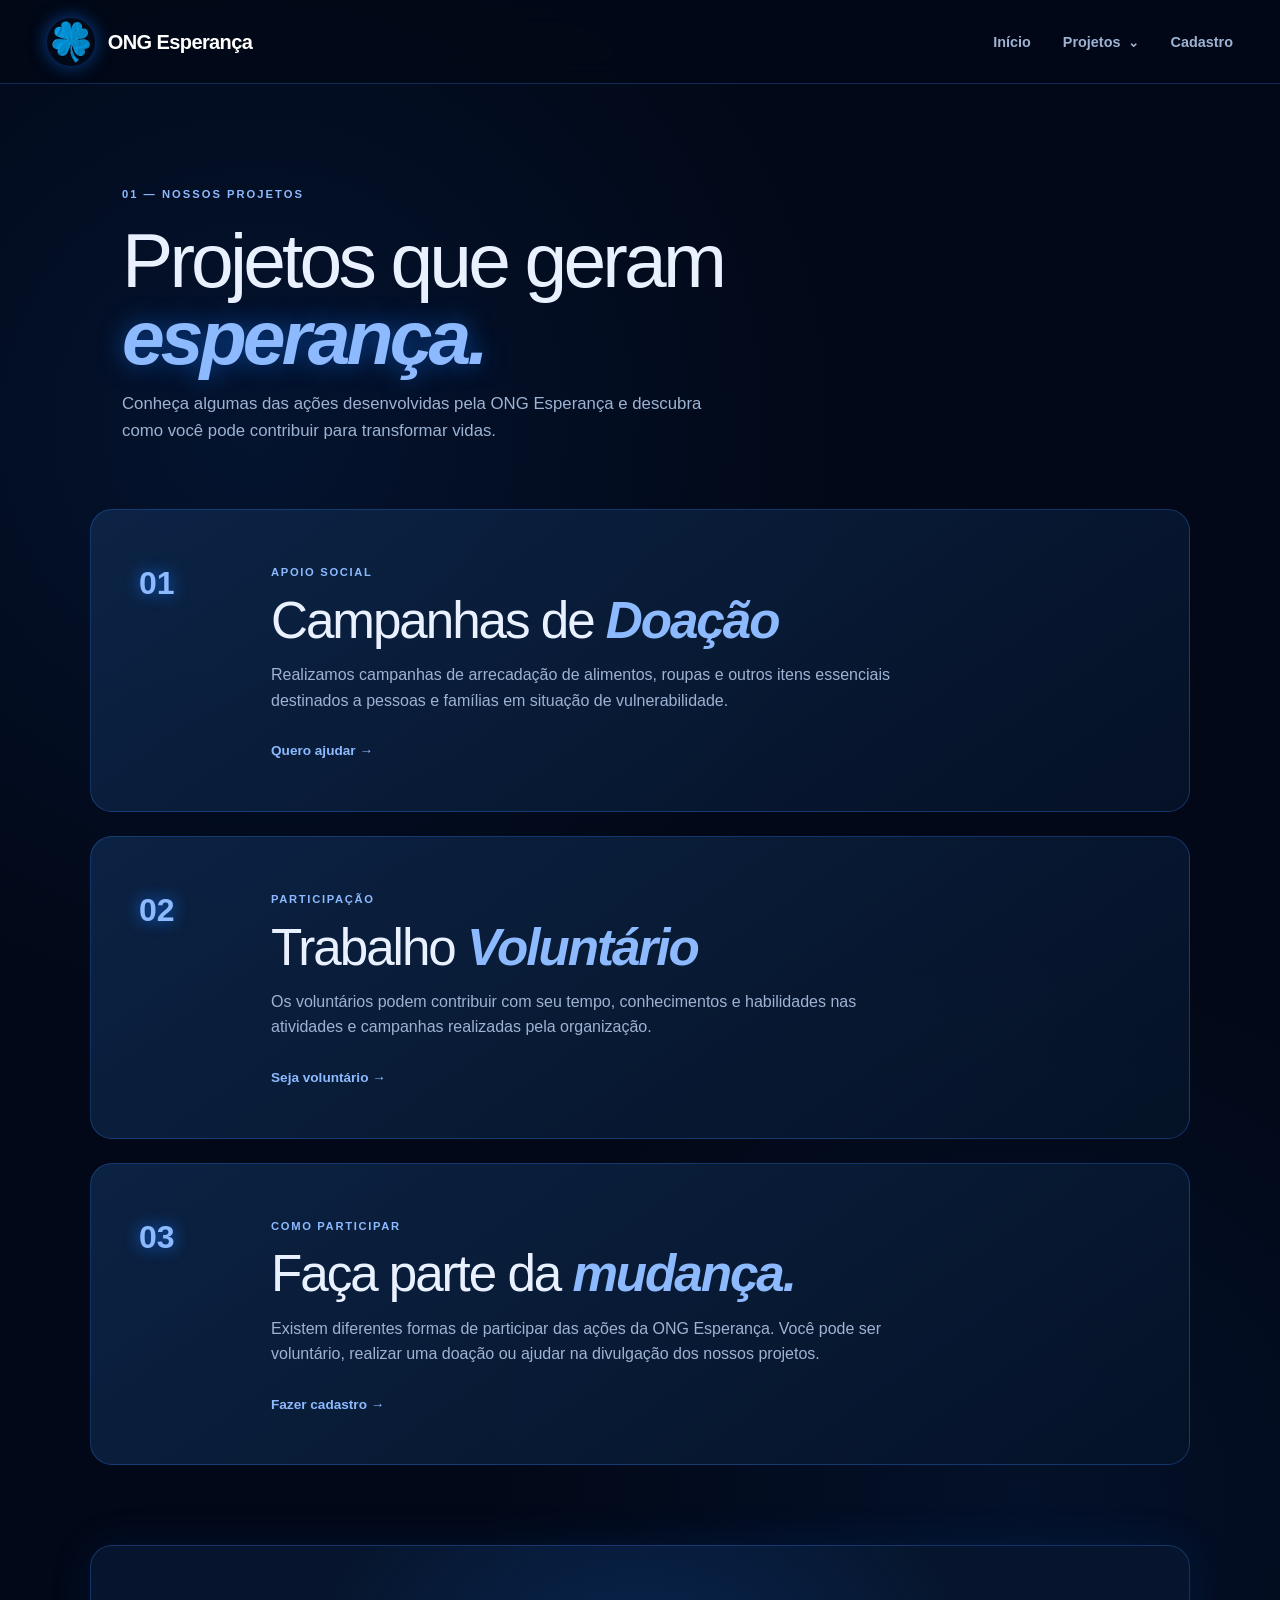
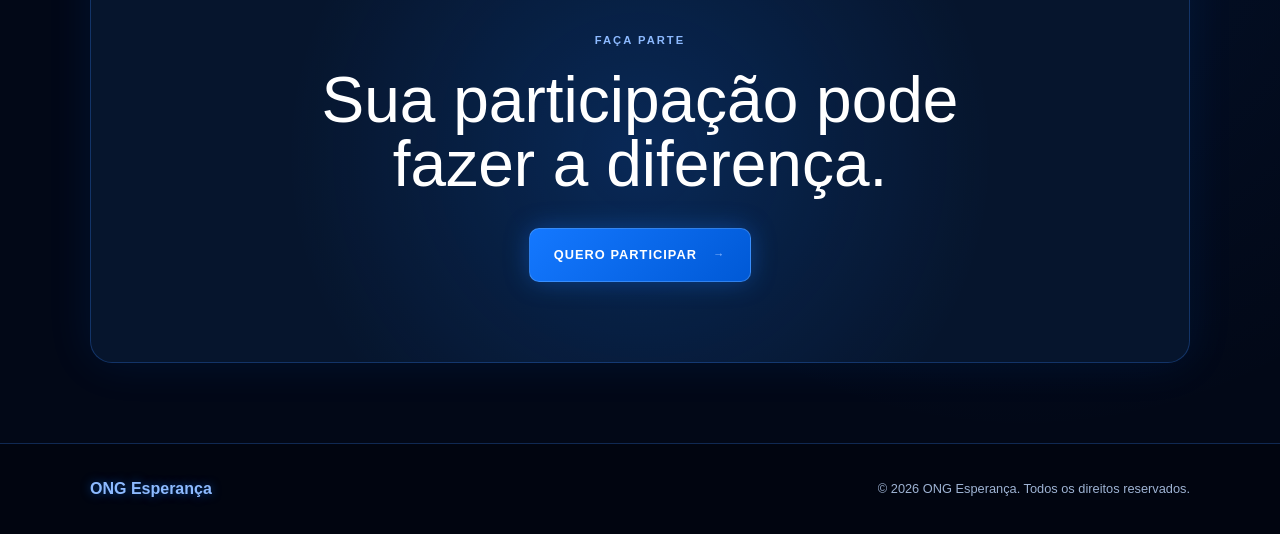
<file: projetos.html>
<!DOCTYPE html>
<html lang="pt-BR">

<head>
    <meta charset="UTF-8">
    <meta name="viewport" content="width=device-width, initial-scale=1.0">

    <title>ONG Esperança | Projetos</title>

    <link rel="stylesheet" href="style.css">
</head>

<body>

    <header class="site-header">

        <div class="header-content">

            <a href="index.html" class="logo-area">
                <img src="./logo.png.png" alt="Logotipo da ONG Esperança">
                <span>ONG Esperança</span>
            </a>

            <nav class="main-nav" aria-label="Navegação principal">

                <ul class="nav-list">

                    <li>
                        <a href="index.html">Início</a>
                    </li>

                    <li class="has-dropdown">

                        <a href="projetos.html">
                            Projetos
                           <span class="arrow" aria-hidden="true">⌄</span>
                        </a>

                        <ul class="dropdown-menu">

                            <li>
                                <a href="#doacao">Campanhas de doação</a>
                            </li>

                            <li>
                                <a href="#voluntariado">Trabalho voluntário</a>
                            </li>

                            <li>
                                <a href="#participar">Como participar</a>
                            </li>

                        </ul>

                    </li>

                    <li>
                        <a href="cadastro.html">Cadastro</a>
                    </li>

                </ul>

            </nav>

            <button
                class="menu-toggle"
                aria-label="Abrir menu"
                aria-expanded="false">

                <span></span>
                <span></span>
                <span></span>

            </button>

        </div>

    </header>


    <!-- MENU MOBILE -->

    <nav class="mobile-nav" aria-label="Menu mobile">

        <ul>

            <li>
                <a href="index.html">Início</a>
            </li>

            <li>
                <a href="projetos.html">Projetos</a>
            </li>

            <li>
                <a href="cadastro.html">Cadastro</a>
            </li>

        </ul>

    </nav>


    <main>

        <!-- CABEÇALHO DA PÁGINA -->

        <section class="page-intro">

            <span>01 — NOSSOS PROJETOS</span>

            <h1>
                Projetos que geram
                <em>esperança.</em>
            </h1>

            <p>
                Conheça algumas das ações desenvolvidas pela ONG
                Esperança e descubra como você pode contribuir
                para transformar vidas.
            </p>

        </section>


        <!-- PROJETO 1 -->

        <section class="project-block" id="doacao">

            <div class="project-number">
                01
            </div>

            <div class="project-content">

                <span>APOIO SOCIAL</span>

                <h2>
                    Campanhas de
                    <em>Doação</em>
                </h2>

                <p>
                    Realizamos campanhas de arrecadação de alimentos,
                    roupas e outros itens essenciais destinados a
                    pessoas e famílias em situação de vulnerabilidade.
                </p>

                <a href="cadastro.html" class="project-link">
                    Quero ajudar →
                </a>

            </div>

        </section>


        <!-- PROJETO 2 -->

        <section class="project-block project-alternate" id="voluntariado">

            <div class="project-number">
                02
            </div>

            <div class="project-content">

                <span>PARTICIPAÇÃO</span>

                <h2>
                    Trabalho
                    <em>Voluntário</em>
                </h2>

                <p>
                    Os voluntários podem contribuir com seu tempo,
                    conhecimentos e habilidades nas atividades e
                    campanhas realizadas pela organização.
                </p>

                <a href="cadastro.html" class="project-link">
                    Seja voluntário →
                </a>

            </div>

        </section>


        <!-- PROJETO 3 -->

        <section class="project-block" id="participar">

            <div class="project-number">
                03
            </div>

            <div class="project-content">

                <span>COMO PARTICIPAR</span>

                <h2>
                    Faça parte da
                    <em>mudança.</em>
                </h2>

                <p>
                    Existem diferentes formas de participar das
                    ações da ONG Esperança. Você pode ser voluntário,
                    realizar uma doação ou ajudar na divulgação
                    dos nossos projetos.
                </p>

                <a href="cadastro.html" class="project-link">
                    Fazer cadastro →
                </a>

            </div>

        </section>


        <!-- CHAMADA FINAL -->

        <section class="project-cta">

            <span>FAÇA PARTE</span>

            <h2>
                Sua participação pode
                fazer a diferença.
            </h2>

            <a href="cadastro.html" class="primary-button">
                Quero participar
                <span>→</span>
            </a>

        </section>

    </main>


    <footer>

        <div class="footer-content">

            <span>ONG Esperança</span>

            <p>
                © 2026 ONG Esperança. Todos os direitos reservados.
            </p>

        </div>

    </footer>


    <script src="script.js"></script>

</body>

</html>
</file>
<file: style.css>
/* ==========================================
   CONFIGURAÇÕES GERAIS
========================================== */

* {
    margin: 0;
    padding: 0;
    box-sizing: border-box;
}

:root {
    --fundo: #020817;
    --fundo-2: #061225;
    --card: rgba(12, 31, 60, 0.72);
    --azul: #1478ff;
    --azul-claro: #8dbaff;
    --azul-brilho: #258cff;
    --rosa: #d81b60;
    --branco: #ffffff;
    --texto: #e9f1ff;
    --texto-suave: #9eb3d3;
    --borda: rgba(55, 132, 255, 0.28);
    --glow: 0 0 25px rgba(20, 120, 255, 0.20);
    --spacing-xs: 0.5rem;
    --spacing-sm: 1rem;
    --spacing-md: 1.5rem;
    --spacing-lg: 2rem;
    --spacing-xl: 4rem;
    --transicao: 0.3s ease;
}

html {
    scroll-behavior: smooth;
}

body {
    background:
        radial-gradient(
            circle at 20% 20%,
            rgba(20, 120, 255, 0.10),
            transparent 30%
        ),
        radial-gradient(
            circle at 80% 70%,
            rgba(20, 120, 255, 0.08),
            transparent 30%
        ),
        var(--fundo);
    color: var(--texto);
    font-family:
        "Segoe UI",
        Arial,
        sans-serif;
    line-height: 1.6;
    min-height: 100vh;
}

/* ==========================================
   CABEÇALHO
========================================== */

.site-header {
    background: rgba(2, 8, 23, 0.90);
    backdrop-filter: blur(14px);
    position: sticky;
    top: 0;
    z-index: 1000;
    border-bottom: 1px solid var(--borda);
}

.header-content {
    max-width: 1250px;
    margin: auto;
    padding: 1.1rem 2rem;
    display: flex;
    align-items: center;
    justify-content: space-between;
    gap: var(--spacing-md);
}

/* ==========================================
   LOGO
========================================== */

.logo-area {
    display: flex;
    align-items: center;
    gap: 0.8rem;
    text-decoration: none;
    color: var(--branco);
}

.logo-area img {
    width: 48px;
    height: 48px;
    border-radius: 50%;
    object-fit: cover;
    box-shadow:
        0 0 18px rgba(20, 120, 255, 0.55);
}

.logo-area span {
    font-size: 1.25rem;
    font-weight: 700;
    letter-spacing: -0.03em;
}

/* ==========================================
   NAVEGAÇÃO
========================================== */

.nav-list {
    list-style: none;
    display: flex;
    align-items: center;
    gap: 2rem;
}

.nav-list li {
    position: relative;
}

.nav-list a {
    color: var(--texto-suave);
    text-decoration: none;
    font-size: 0.9rem;
    font-weight: 600;
    transition: var(--transicao);
}

.nav-list a:hover {
    color: var(--branco);
    text-shadow:
        0 0 12px rgba(80, 160, 255, 0.8);
}

/* ==========================================
   DROPDOWN
========================================== */

.arrow {
    font-size: 0.8rem;
    margin-left: 0.2rem;
}

.dropdown-menu {
    position: absolute;
    top: calc(100% + 1rem);
    left: -1rem;
    min-width: 220px;
    padding: 0.6rem;
    list-style: none;
    background:
        rgba(5, 18, 38, 0.97);
    border: 1px solid var(--borda);
    border-radius: 14px;
    box-shadow:
        0 15px 40px rgba(0, 0, 0, 0.45),
        0 0 25px rgba(20, 120, 255, 0.12);
    opacity: 0;
    visibility: hidden;
    transform: translateY(-8px);
    transition:
        opacity var(--transicao),
        transform var(--transicao),
        visibility var(--transicao);
}

.has-dropdown:hover .dropdown-menu,
.has-dropdown:focus-within .dropdown-menu {
    opacity: 1;
    visibility: visible;
    transform: translateY(0);
}

.dropdown-menu li {
    width: 100%;
}

.dropdown-menu a {
    display: block;
    padding: 0.8rem;
    border-radius: 8px;
}

.dropdown-menu a:hover {
    background:
        rgba(20, 120, 255, 0.10);
    color: var(--azul-claro);
}

/* ==========================================
   MENU HAMBÚRGUER
========================================== */

.menu-toggle {
    display: none;
    width: 42px;
    height: 42px;
    border: 1px solid var(--borda);
    border-radius: 10px;
    background:
        rgba(20, 120, 255, 0.08);
    cursor: pointer;
    flex-direction: column;
    justify-content: center;
    align-items: center;
    gap: 5px;
}

.menu-toggle span {
    width: 22px;
    height: 2px;
    background: var(--azul-claro);
    box-shadow:
        0 0 8px rgba(20, 120, 255, 0.8);
}

/* ==========================================
   MENU MOBILE
========================================== */

.mobile-nav {
    display: none;
}

/* ==========================================
   HERO
========================================== */

.hero {
    position: relative;
    max-width: 1250px;
    min-height: 650px;
    margin: 2rem auto;
    overflow: hidden;
    border: 1px solid var(--borda);
    border-radius: 24px;
    display: flex;
    align-items: center;
    box-shadow:
        0 20px 70px rgba(0, 0, 0, 0.45),
        0 0 35px rgba(20, 120, 255, 0.12);
}

.hero-image {
    position: absolute;
    inset: 0;
    width: 100%;
    height: 100%;
    object-fit: cover;
}

.hero-overlay {
    position: absolute;
    inset: 0;
    background:
        linear-gradient(
            90deg,
            rgba(2, 8, 23, 0.96),
            rgba(2, 8, 23, 0.72) 45%,
            rgba(2, 8, 23, 0.20)
        );
}

.hero-content {
    position: relative;
    z-index: 2;
    max-width: 650px;
    padding: 4rem;
    display: flex;
    flex-direction: column;
    align-items: flex-start;
    gap: 1.2rem;
}

.hero-label {
    color: var(--azul-claro);
    font-size: 0.72rem;
    letter-spacing: 0.2em;
    font-weight: 700;
    text-shadow:
        0 0 12px rgba(50, 140, 255, 0.7);
}

.hero h1 {
    font-size: clamp(3rem, 6vw, 5.8rem);
    line-height: 0.95;
    letter-spacing: -0.05em;
    font-weight: 300;
    color: var(--branco);
    text-shadow:
        0 0 25px rgba(255, 255, 255, 0.12);
}

.hero h1 em {
    color: var(--azul-claro);
    font-weight: 300;
    text-shadow:
        0 0 25px rgba(20, 120, 255, 0.75);
}

.hero p {
    max-width: 500px;
    font-size: 1.05rem;
    color: var(--texto-suave);
}

/* ==========================================
   BOTÕES
========================================== */

.hero-actions {
    display: flex;
    align-items: center;
    gap: 1.5rem;
    margin-top: 1rem;
}

.primary-button {
    display: inline-flex;
    align-items: center;
    gap: 1rem;
    padding: 1rem 1.5rem;
    background:
        linear-gradient(
            135deg,
            var(--azul),
            #0059d6
        );
    color: white;
    text-decoration: none;
    font-size: 0.8rem;
    font-weight: 700;
    letter-spacing: 0.08em;
    text-transform: uppercase;
    border: 1px solid rgba(130, 190, 255, 0.35);
    border-radius: 10px;
    box-shadow:
        0 0 25px rgba(20, 120, 255, 0.35);
    transition:
        transform var(--transicao),
        box-shadow var(--transicao);
}

.primary-button:hover {
    transform: translateY(-3px);
    box-shadow:
        0 0 35px rgba(20, 120, 255, 0.65);
}

.primary-button span {
    font-size: 1.2rem;
}

.secondary-link {
    color: var(--texto);
    text-decoration: none;
    font-size: 0.85rem;
    font-weight: 600;
    border-bottom: 1px solid var(--borda);
    padding-bottom: 3px;
}

/* ==========================================
   INTRODUÇÃO
========================================== */

.intro-section {
    max-width: 1100px;
    margin: auto;
    padding: 7rem 2rem;
    display: grid;
    grid-template-columns: 1fr 1fr;
    gap: 5rem;
}

.intro-title span,
.section-heading span,
.mission-section span,
.contact-section span {
    display: block;
    margin-bottom: 1.2rem;
    color: var(--azul-claro);
    font-size: 0.7rem;
    font-weight: 700;
    letter-spacing: 0.18em;
    text-shadow:
        0 0 12px rgba(20, 120, 255, 0.6);
}

.intro-title h2,
.section-heading h2,
.mission-section h2,
.contact-section h2 {
    font-size: clamp(2.3rem, 4vw, 4rem);
    line-height: 1.05;
    letter-spacing: -0.04em;
    font-weight: 300;
}

.intro-title em,
.section-heading em,
.mission-section em,
.contact-section em {
    color: var(--azul-claro);
    font-weight: 600;
    text-shadow:
        0 0 20px rgba(20, 120, 255, 0.45);
}

.intro-text {
    display: flex;
    flex-direction: column;
    justify-content: center;
    gap: 1.5rem;
}

.intro-text p {
    color: var(--texto-suave);
    font-size: 1.05rem;
}

/* ==========================================
   CARDS
========================================== */

.cards-section {
    padding: 6rem 2rem;
    background:
        radial-gradient(
            circle at 50% 0%,
            rgba(20, 120, 255, 0.14),
            transparent 45%
        );
}

.section-heading {
    max-width: 1100px;
    margin: 0 auto 3rem;
}

.cards-grid {
    max-width: 1100px;
    margin: auto;
    display: grid;
    grid-template-columns: repeat(3, 1fr);
    gap: 1.5rem;
}

.info-card {
    min-height: 330px;
    padding: 2.5rem;
    background:
        linear-gradient(
            145deg,
            rgba(14, 39, 75, 0.85),
            rgba(5, 19, 40, 0.9)
        );
    border: 1px solid var(--borda);
    border-radius: 22px;
    display: flex;
    flex-direction: column;
    align-items: flex-start;
    box-shadow:
        0 15px 40px rgba(0, 0, 0, 0.25),
        inset 0 0 30px rgba(20, 120, 255, 0.03);
    transition:
        transform var(--transicao),
        border-color var(--transicao),
        box-shadow var(--transicao);
}

.info-card:hover {
    transform: translateY(-8px);
    border-color:
        rgba(55, 145, 255, 0.65);
    box-shadow:
        0 20px 50px rgba(0, 0, 0, 0.35),
        0 0 30px rgba(20, 120, 255, 0.16);
}

.card-number {
    color: var(--azul-claro);
    font-size: 0.75rem;
    font-weight: 700;
    margin-bottom: 4rem;
    text-shadow:
        0 0 12px rgba(20, 120, 255, 0.8);
}

.info-card h3 {
    font-size: 1.6rem;
    margin-bottom: 1rem;
    font-weight: 500;
}

.info-card p {
    color: var(--texto-suave);
    margin-bottom: 2rem;
}

.info-card a {
    margin-top: auto;
    color: var(--azul-claro);
    text-decoration: none;
    font-weight: 700;
    font-size: 0.85rem;
}

/* ==========================================
   MISSÃO
========================================== */

.mission-section {
    max-width: 1100px;
    margin: auto;
    padding: 7rem 2rem;
    display: grid;
    grid-template-columns: 1fr 1fr;
    gap: 5rem;
    align-items: center;
}

.mission-section p {
    color: var(--texto-suave);
    font-size: 1.1rem;
    max-width: 500px;
}

/* ==========================================
   CONTATO
========================================== */

.contact-section {
    max-width: 1100px;
    margin: auto;
    padding: 5rem 2rem 7rem;
    border-top: 1px solid var(--borda);
    display: grid;
    grid-template-columns: 1fr 1fr;
    gap: 5rem;
}

.contact-section address {
    display: grid;
    grid-template-columns: repeat(3, 1fr);
    gap: 2rem;
    font-style: normal;
}

.contact-section p {
    color: var(--texto-suave);
    font-size: 0.9rem;
}

.contact-section strong {
    color: var(--texto);
    font-size: 0.75rem;
    text-transform: uppercase;
    letter-spacing: 0.08em;
}

/* ==========================================
   PÁGINAS INTERNAS
========================================== */

.page-intro {
    max-width: 1100px;
    margin: auto;
    padding: 6rem 2rem 4rem;
}

.page-intro span {
    color: var(--azul-claro);
    font-size: 0.7rem;
    font-weight: 700;
    letter-spacing: 0.18em;
}

.page-intro h1 {
    max-width: 800px;
    margin: 1rem 0;
    font-size: clamp(3rem, 6vw, 5rem);
    line-height: 1;
    letter-spacing: -0.05em;
    font-weight: 300;
}

.page-intro h1 em {
    color: var(--azul-claro);
    font-weight: 600;
    text-shadow:
        0 0 25px rgba(20, 120, 255, 0.5);
}

.page-intro p {
    max-width: 600px;
    color: var(--texto-suave);
    font-size: 1.05rem;
}

/* ==========================================
   PROJETOS
========================================== */

.project-block {
    max-width: 1100px;
    margin: 0 auto 1.5rem;
    padding: 3rem;
    background:
        linear-gradient(
            145deg,
            rgba(14, 39, 75, 0.85),
            rgba(5, 19, 40, 0.9)
        );
    display: grid;
    grid-template-columns: 100px 1fr;
    gap: 2rem;
    border: 1px solid var(--borda);
    border-radius: 22px;
    transition:
        transform var(--transicao),
        box-shadow var(--transicao),
        border-color var(--transicao);
}

.project-block:hover {
    transform: translateY(-5px);
    border-color:
        rgba(55, 145, 255, 0.6);
    box-shadow:
        0 20px 50px rgba(0, 0, 0, 0.35),
        0 0 30px rgba(20, 120, 255, 0.12);
}

.project-number {
    color: var(--azul-claro);
    font-size: 2rem;
    font-weight: 700;
    text-shadow:
        0 0 15px rgba(20, 120, 255, 0.8);
}

.project-content span {
    color: var(--azul-claro);
    font-size: 0.7rem;
    font-weight: 700;
    letter-spacing: 0.15em;
}

.project-content h2 {
    margin: 0.7rem 0 1rem;
    font-size: clamp(2rem, 4vw, 3.5rem);
    line-height: 1;
    font-weight: 300;
    letter-spacing: -0.04em;
}

.project-content h2 em {
    color: var(--azul-claro);
    font-weight: 600;
}

.project-content p {
    max-width: 650px;
    color: var(--texto-suave);
    margin-bottom: 1.5rem;
}

.project-link {
    color: var(--azul-claro);
    text-decoration: none;
    font-weight: 700;
    font-size: 0.85rem;
}

.project-link:hover {
    text-shadow:
        0 0 12px rgba(20, 120, 255, 0.8);
}

/* ==========================================
   CTA
========================================== */

.project-cta {
    max-width: 1100px;
    margin: 5rem auto;
    padding: 5rem 3rem;
    background:
        radial-gradient(
            circle,
            rgba(20, 120, 255, 0.20),
            transparent 60%
        ),
        #06152d;
    border: 1px solid var(--borda);
    border-radius: 22px;
    color: white;
    text-align: center;
    box-shadow:
        0 0 45px rgba(20, 120, 255, 0.10);
}

.project-cta span {
    color: var(--azul-claro);
    font-size: 0.7rem;
    font-weight: 700;
    letter-spacing: 0.18em;
}

.project-cta h2 {
    max-width: 700px;
    margin: 1rem auto 2rem;
    font-size: clamp(2.5rem, 5vw, 4.5rem);
    line-height: 1;
    font-weight: 300;
}

/* ==========================================
   FORMULÁRIO
========================================== */

.form-section {
    max-width: 1100px;
    margin: auto;
    padding: 0 2rem 6rem;
}

.form-section form {
    background:
        linear-gradient(
            145deg,
            rgba(14, 39, 75, 0.85),
            rgba(5, 19, 40, 0.9)
        );
    padding: 3rem;
    border: 1px solid var(--borda);
    border-radius: 22px;
    box-shadow:
        0 20px 50px rgba(0, 0, 0, 0.3),
        0 0 30px rgba(20, 120, 255, 0.08);
}

fieldset {
    border: none;
    border-top: 1px solid var(--borda);
    padding: 2rem 0;
    margin: 0;
}

fieldset:first-child {
    border-top: none;
    padding-top: 0;
}

legend {
    color: var(--azul-claro);
    font-size: 1.3rem;
    font-weight: 700;
    margin-bottom: 1.5rem;
    text-shadow:
        0 0 12px rgba(20, 120, 255, 0.5);
}

.form-grid {
    display: grid;
    grid-template-columns: repeat(2, 1fr);
    gap: 1.5rem;
}

.form-group {
    display: flex;
    flex-direction: column;
    gap: 0.5rem;
}

.form-group.full {
    grid-column: 1 / -1;
}

.form-group label {
    font-size: 0.8rem;
    font-weight: 700;
    color: var(--texto);
}

.form-group input {
    width: 100%;
    padding: 0.9rem 1rem;
    border: 1px solid var(--borda);
    border-radius: 8px;
    background:
        rgba(2, 8, 23, 0.65);
    color: var(--branco);
    outline: none;
    transition:
        border-color var(--transicao),
        box-shadow var(--transicao);
}

.form-group input::placeholder {
    color: #607694;
}

.form-group input:focus {
    border-color: var(--azul);
    box-shadow:
        0 0 0 3px rgba(20, 120, 255, 0.12),
        0 0 18px rgba(20, 120, 255, 0.12);
}

.form-group input:valid:not(:placeholder-shown) {
    border-color: #299b62;
}

.form-group input:invalid:not(:placeholder-shown) {
    border-color: var(--rosa);
}

/* ==========================================
   OPÇÕES DE PARTICIPAÇÃO
========================================== */

.participation-options {
    display: grid;
    grid-template-columns: repeat(3, 1fr);
    gap: 1rem;
}

.option-card {
    display: flex;
    align-items: flex-start;
    gap: 1rem;
    padding: 1.2rem;
    border: 1px solid var(--borda);
    border-radius: 12px;
    background:
        rgba(2, 8, 23, 0.4);
    cursor: pointer;
    transition:
        border-color var(--transicao),
        box-shadow var(--transicao),
        background var(--transicao);
}

.option-card:hover {
    border-color: var(--azul);
    background:
        rgba(20, 120, 255, 0.07);
    box-shadow:
        0 0 20px rgba(20, 120, 255, 0.10);
}

.option-card input {
    margin-top: 4px;
    accent-color: var(--azul);
}

.option-card span {
    display: flex;
    flex-direction: column;
    gap: 0.3rem;
}

.option-card strong {
    color: var(--texto);
}

.option-card small {
    color: var(--texto-suave);
}

.form-button {
    border: none;
    cursor: pointer;
}

.form-message {
    margin-top: 1rem;
    color: var(--azul-claro);
    font-weight: 600;
}

/* ==========================================
   RODAPÉ
========================================== */

footer {
    background:
        #010510;
    color: white;
    padding: 2rem;
    border-top: 1px solid var(--borda);
}

.footer-content {
    max-width: 1100px;
    margin: auto;
    display: flex;
    justify-content: space-between;
    align-items: center;
    gap: 2rem;
}

.footer-content span {
    font-weight: 700;
    color: var(--azul-claro);
    text-shadow:
        0 0 10px rgba(20, 120, 255, 0.5);
}

.footer-content p {
    color: var(--texto-suave);
    font-size: 0.8rem;
}

/* ==========================================
   TABLET
========================================== */

@media (max-width: 1024px) {

    .hero {
        min-height: 580px;
        margin: 1.5rem;
    }

    .hero-content {
        padding: 3rem;
    }

    .cards-grid {
        grid-template-columns: repeat(2, 1fr);
    }

    .intro-section,
    .mission-section,
    .contact-section {
        gap: 3rem;
    }
}

/* ==========================================
   MOBILE
========================================== */

@media (max-width: 768px) {

    .main-nav {
        display: none;
    }

    .menu-toggle {
        display: flex;
        flex-direction: column;
        justify-content: center;
        align-items: center;
        gap: 5px;
        width: 44px;
        height: 44px;
        padding: 0;
        border: none;
        background: transparent;
        cursor: pointer;
        z-index: 1001;
    }

    .menu-toggle span {
        display: block;
        width: 26px;
        height: 3px;
        border-radius: 3px;
        background: var(--branco);
    }

    .mobile-nav {
        display: none;
        width: 100%;
        background: var(--fundo);
        border-bottom: 1px solid rgba(255, 255, 255, 0.1);
    }

    .mobile-nav.active {
        display: block;
    }

    .mobile-nav ul {
        list-style: none;
        margin: 0;
        padding: 10px 20px;
    }

    .mobile-nav li {
        margin: 0;
    }

    .mobile-nav a {
        display: block;
        padding: 14px 10px;
        color: var(--texto-suave);
        text-decoration: none;
        font-weight: 600;
    }

    .mobile-nav a:hover {
        color: var(--branco);
        background: rgba(20, 120, 255, 0.08);
    }

    /* Remove o banner em telas menores */
    .hero-image {
        display: none;
    }

    .hero-overlay {
        background:
            radial-gradient(
                circle at center,
                rgba(20, 120, 255, 0.15),
                transparent 65%
            ),
            var(--fundo);
    }

    .hero {
        min-height: 520px;
        height: auto;
        margin: 1rem;
    }

    .hero-content {
        padding: 3rem 1.5rem;
    }

    .hero h1 {
        font-size: clamp(2.7rem, 12vw, 4.5rem);
    }

    .hero-actions {
        flex-direction: column;
        align-items: flex-start;
        width: 100%;
    }

    .intro-section,
    .mission-section,
    .contact-section {
        grid-template-columns: 1fr;
        gap: 2.5rem;
    }

    .cards-grid {
        grid-template-columns: 1fr;
    }

    .form-grid {
        grid-template-columns: 1fr;
    }

    .participation-options {
        grid-template-columns: 1fr;
    }

    .contact-section address {
        grid-template-columns: 1fr;
    }

    .footer-content {
        flex-direction: column;
        align-items: flex-start;
    }
}

/* ==========================================
   CELULARES PEQUENOS
========================================== */

@media (max-width: 480px) {

    .header-content {
        padding: 0.9rem 1rem;
    }

    .logo-area span {
        font-size: 1rem;
    }

    .logo-area img {
        width: 42px;
        height: 42px;
    }

    .hero {
        min-height: 520px;
        margin: 0.8rem;
    }

    .hero-content {
        padding: 2rem 1.2rem;
    }

    .hero p {
        font-size: 0.95rem;
    }

    .primary-button {
        width: 100%;
        justify-content: space-between;
    }

    .intro-section,
    .mission-section,
    .contact-section {
        padding: 4rem 1.2rem;
    }

    .cards-section {
        padding: 4rem 1.2rem;
    }

    .info-card {
        padding: 2rem;
    }

    .form-section {
        padding: 0 1rem 4rem;
    }

    .form-section form {
        padding: 1.5rem;
    }
}

/* ==========================================
   AUTOFILL
========================================== */

input:-webkit-autofill,
input:-webkit-autofill:hover,
input:-webkit-autofill:focus,
input:-webkit-autofill:active {
    -webkit-text-fill-color: #ffffff !important;
    transition: background-color 99999s ease-in-out 0s !important;
    background-color: transparent !important;
}

/* ==========================================
   CAIXINHA DE SUCESSO
========================================== */

.toast-notification {
    position: fixed;
    top: 50%;
    left: 50%;
    transform: translate(-50%, -50%) scale(0.9);
    background-color: rgba(46, 125, 50, 0.15);
    color: #4ade80;
    padding: 16px 28px;
    border-radius: 12px;
    border: 1px solid rgba(74, 222, 128, 0.3);
    box-shadow: 0 8px 32px rgba(0, 0, 0, 0.2);
    backdrop-filter: blur(6px);
    -webkit-backdrop-filter: blur(6px);
    font-weight: 600;
    font-size: 1.1rem;
    z-index: 9999;
    opacity: 0;
    transition: all 0.3s ease;
    text-align: center;
    pointer-events: none;
}

.toast-notification.show {
    opacity: 1;
    transform: translate(-50%, -50%) scale(1);
}
</file>
